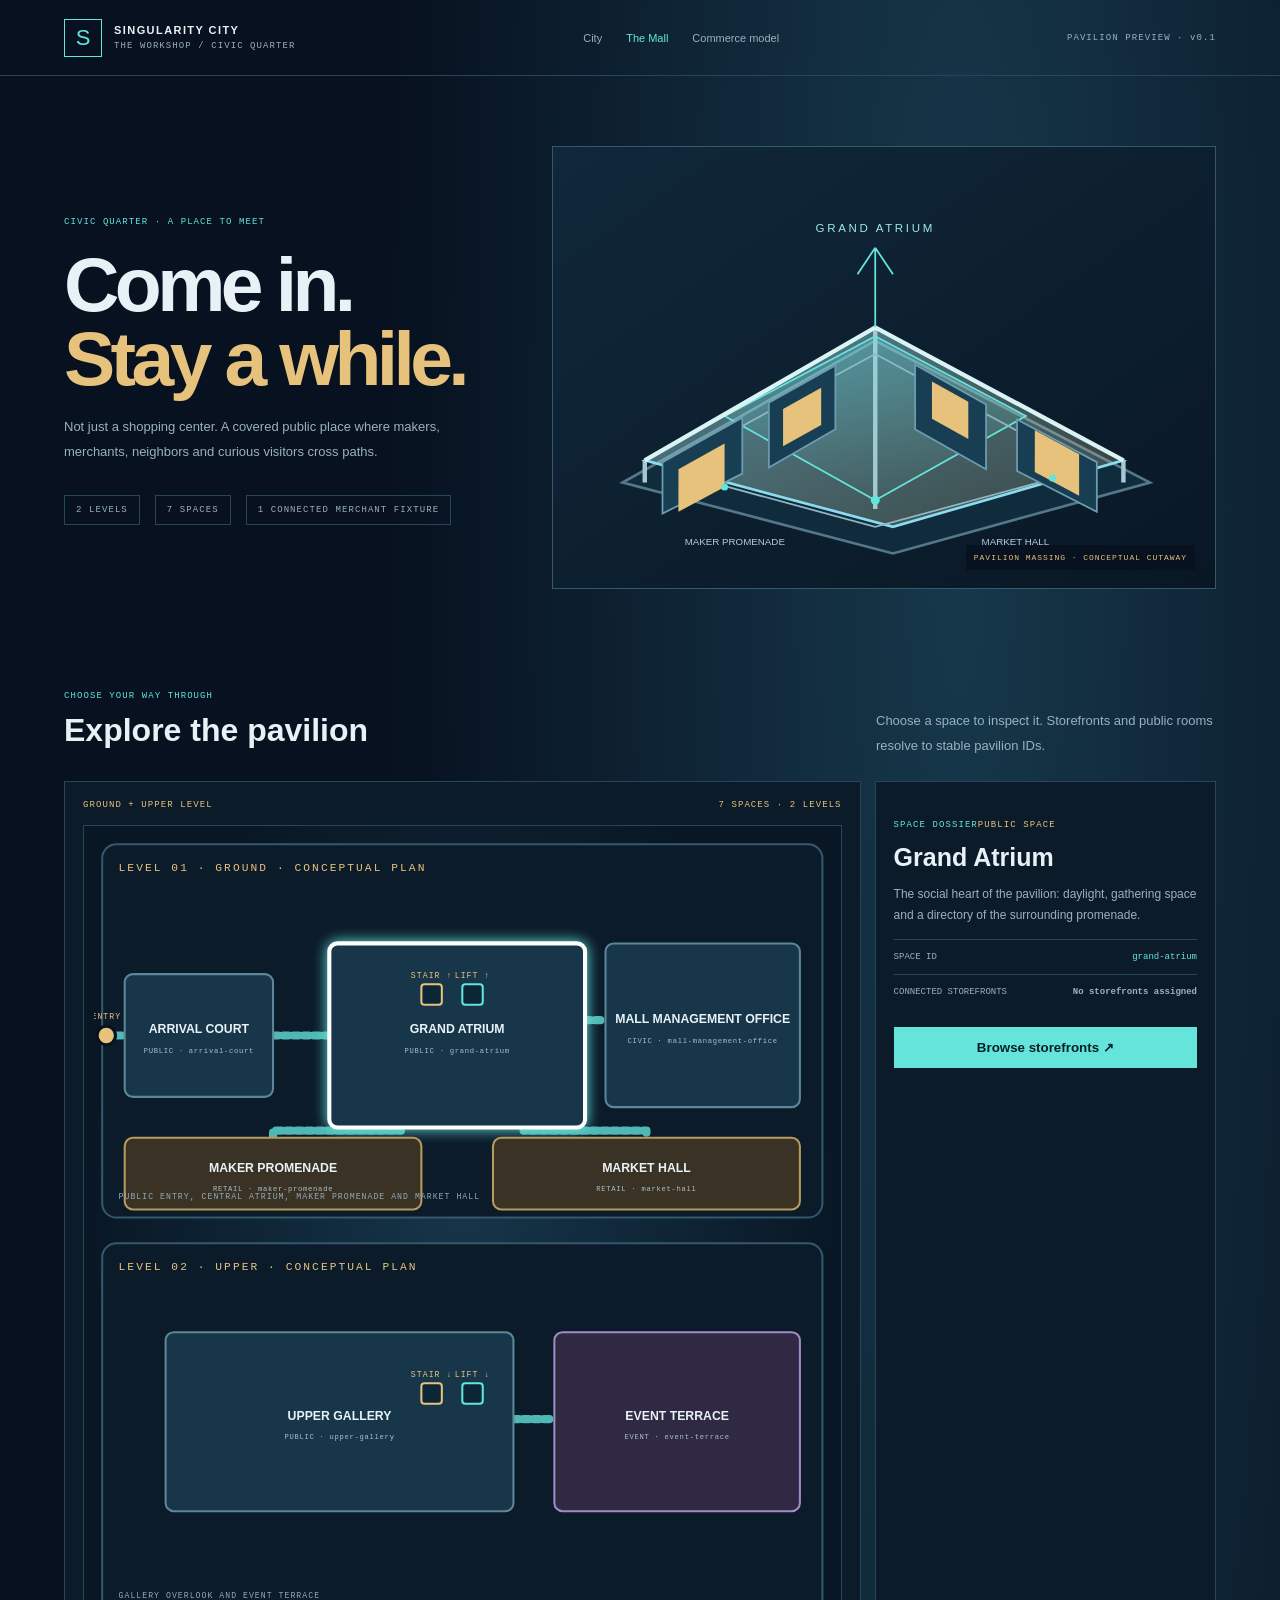
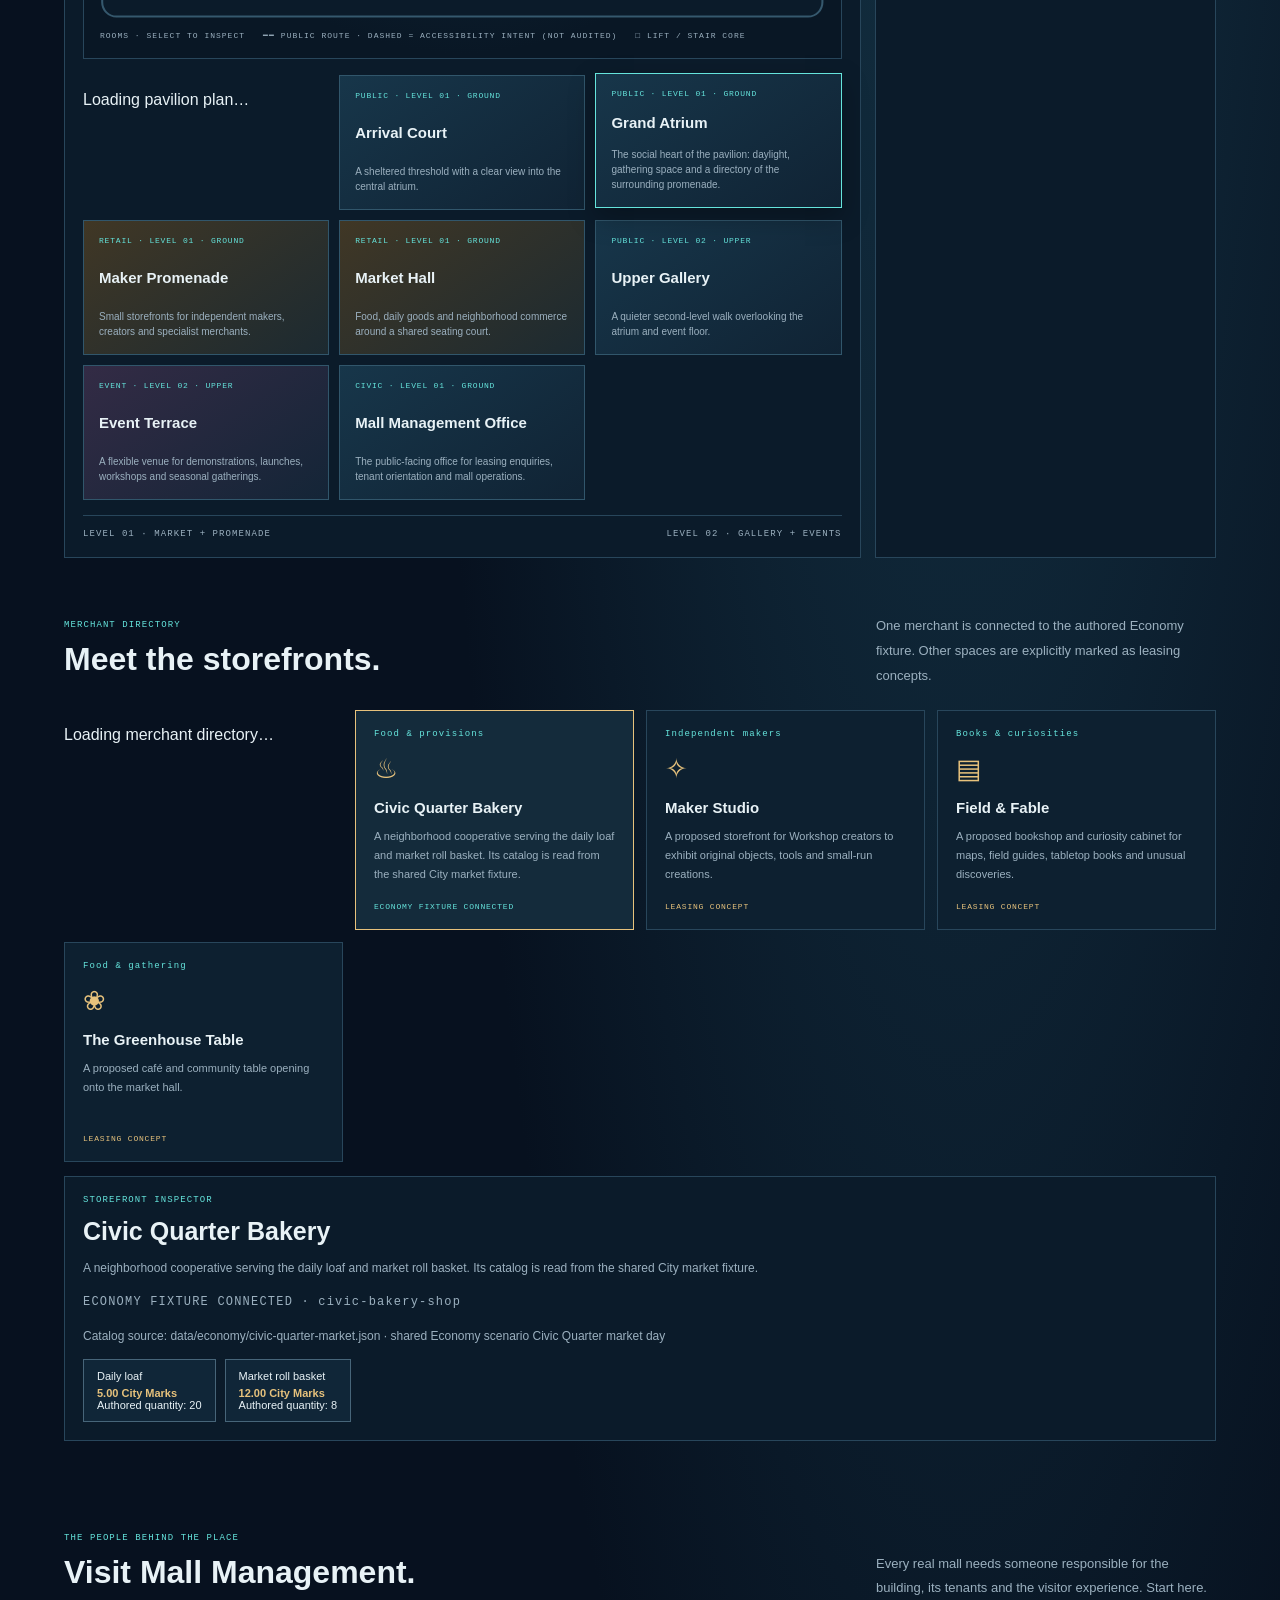
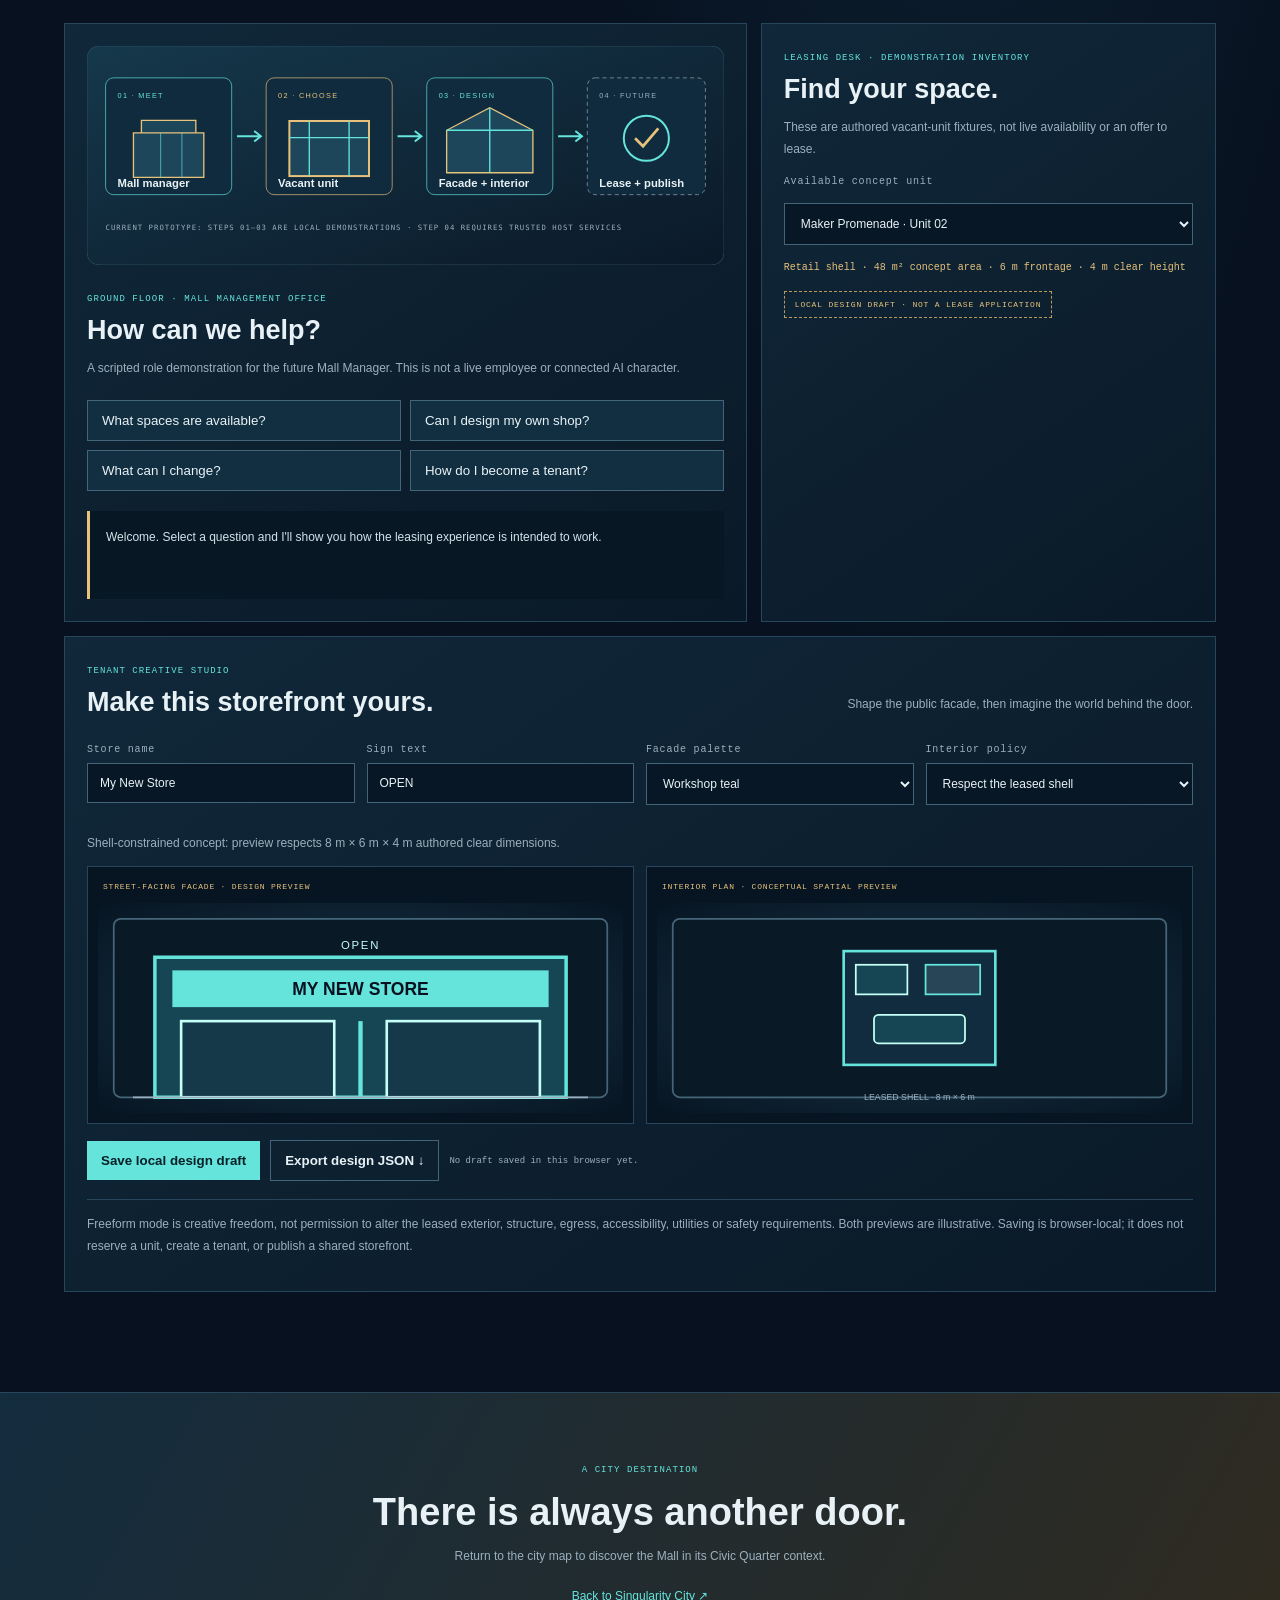
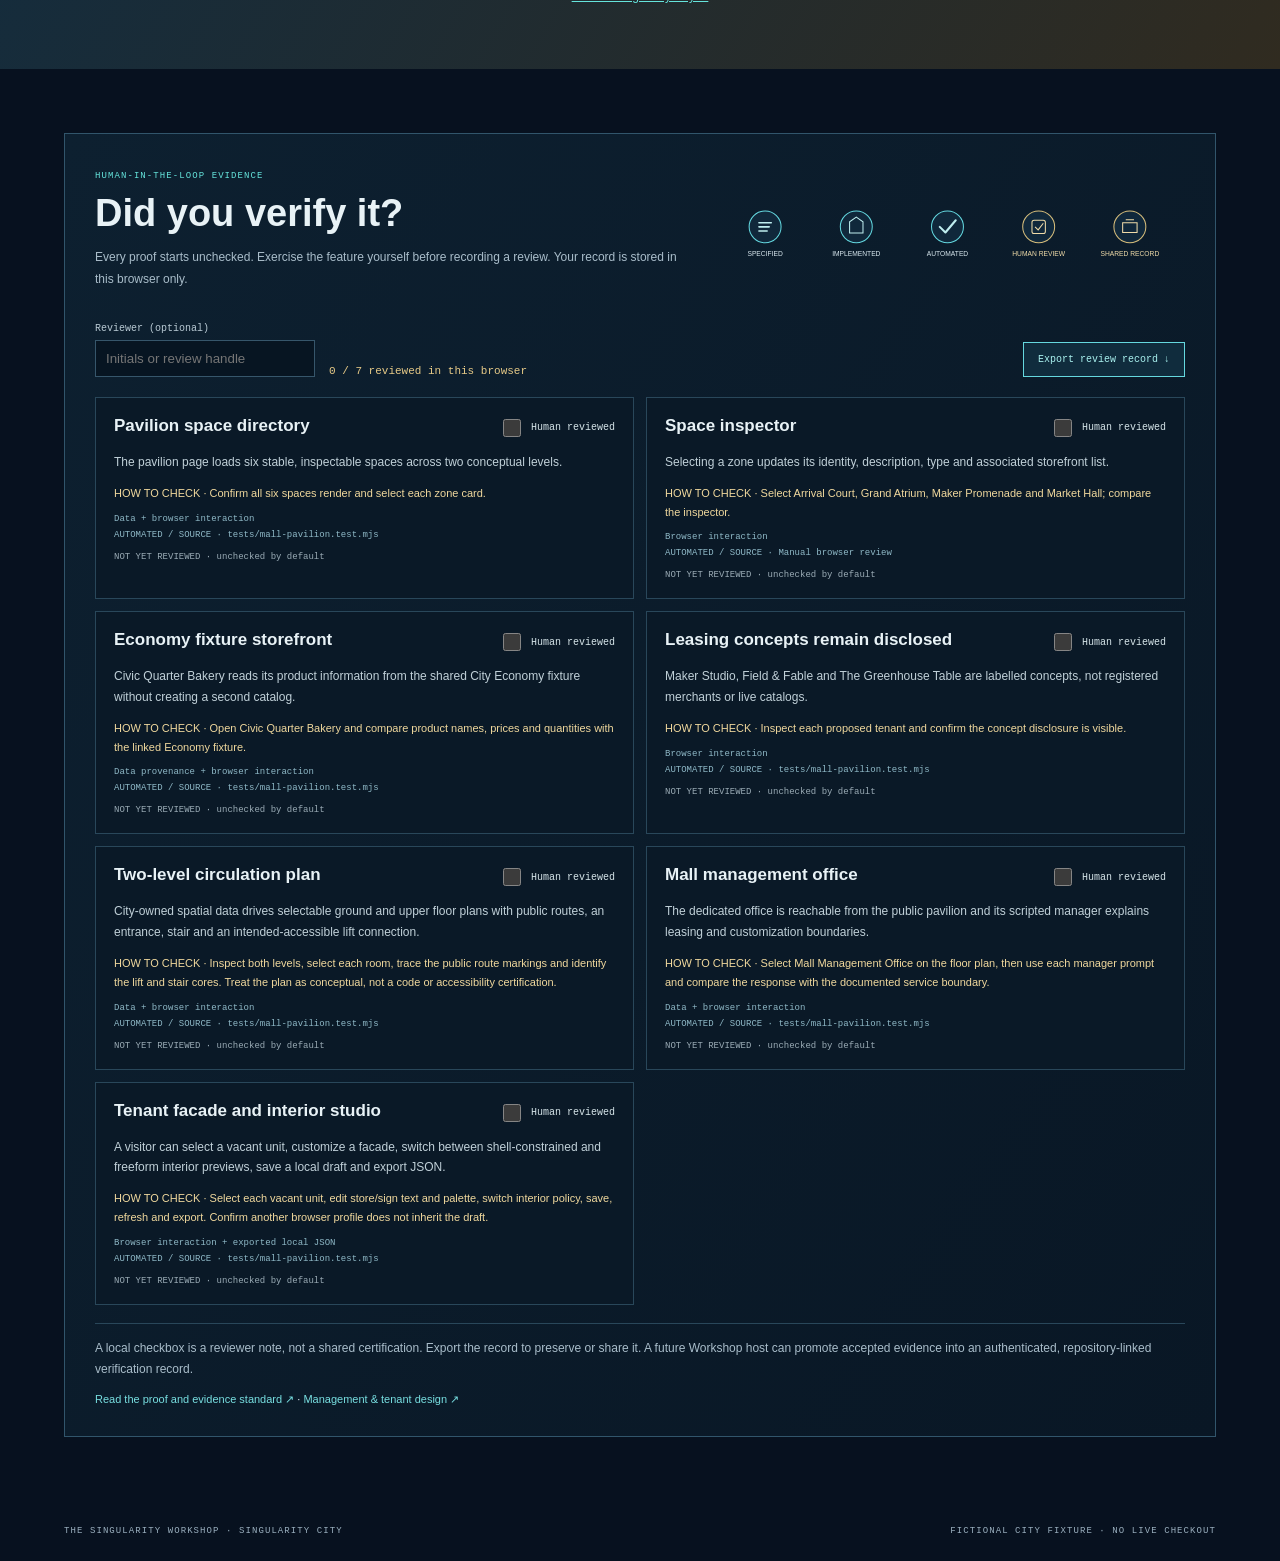
<file: mall.html>
<!doctype html>
<html lang="en">
<head>
  <meta charset="utf-8">
  <meta name="viewport" content="width=device-width, initial-scale=1">
  <meta name="theme-color" content="#07111f">
  <meta name="description" content="Walk the Singularity Mall pavilion: discover its atrium, promenade, market hall and merchant storefronts.">
  <title>Singularity Mall | Singularity City</title>
  <link rel="stylesheet" href="assets/css/mall.css">
  <link rel="stylesheet" href="assets/css/proof-review.css">
</head>
<body data-proof-page="mall">
  <header class="mall-topbar">
    <a class="mall-brand" href="index.html"><span class="mall-mark">S</span><span><b>SINGULARITY CITY</b><small>THE WORKSHOP / CIVIC QUARTER</small></span></a>
    <nav><a href="index.html">City</a><a class="active" href="mall.html">The Mall</a><a href="docs/ECONOMY_IN_SINGULARITY_CITY.md">Commerce model</a></nav>
    <span class="preview-state">PAVILION PREVIEW · v0.1</span>
  </header>
  <main>
    <section class="mall-hero">
      <div class="hero-copy"><span class="eyebrow">CIVIC QUARTER · A PLACE TO MEET</span><h1>Come in.<br><em>Stay a while.</em></h1><p>Not just a shopping center. A covered public place where makers, merchants, neighbors and curious visitors cross paths.</p><div class="hero-meta"><span>2 LEVELS</span><span>7 SPACES</span><span>1 CONNECTED MERCHANT FIXTURE</span></div></div>
      <div class="hero-art" aria-label="Illustrated architectural cutaway of the Singularity Mall pavilion">
        <svg viewBox="0 0 720 470" role="img" aria-labelledby="mall-art-title mall-art-desc">
          <title id="mall-art-title">Singularity Mall pavilion cutaway</title><desc id="mall-art-desc">A two-level glass-roofed pavilion with a central atrium, shops along the promenade and a market hall.</desc>
          <defs><linearGradient id="roof" x1="0" y1="0" x2="1" y2="1"><stop stop-color="#7de0ff" stop-opacity=".55"/><stop offset="1" stop-color="#d8c18c" stop-opacity=".18"/></linearGradient><linearGradient id="atrium" x1="0" y1="0" x2="0" y2="1"><stop stop-color="#65e4dc" stop-opacity=".24"/><stop offset="1" stop-color="#65e4dc" stop-opacity=".02"/></linearGradient></defs>
          <path d="M65 365 350 205 660 365 370 445Z" fill="#102b3b" stroke="#54778a" stroke-width="3"/>
          <path d="M90 340 350 190 630 340 370 415Z" fill="url(#roof)" stroke="#8adcf0" stroke-width="3"/>
          <path d="M350 190V395M90 340V365M630 340V365" stroke="#a6c8d2" stroke-width="5"/>
          <path d="M180 290 350 385 520 290 350 200Z" fill="url(#atrium)" stroke="#65e4dc" stroke-width="2"/>
          <path d="M110 350 350 220 590 350M110 350 350 415 590 350" fill="none" stroke="#8fb6c4" stroke-width="2"/>
          <g fill="#173e52" stroke="#6d9caf" stroke-width="2"><path d="M110 342 200 292 200 355 110 400Z"/><path d="M230 275 305 233 305 305 230 348Z"/><path d="M395 232 475 277 475 350 395 305Z"/><path d="M510 294 600 342 600 398 510 352Z"/></g>
          <g fill="#e7c27c"><path d="M128 350 180 321 180 370 128 398Z"/><path d="M246 282 289 258 289 300 246 324Z"/><path d="M414 251 455 274 455 316 414 293Z"/><path d="M530 306 580 333 580 380 530 353Z"/></g>
          <path d="M90 340 350 190 630 340" fill="none" stroke="#d9f4f4" stroke-width="5"/>
          <path d="M350 190 350 100M350 100 330 130M350 100 370 130" stroke="#65e4dc" stroke-width="2" fill="none"/>
          <text x="350" y="82" text-anchor="middle" fill="#9ce9e3" font-size="13" letter-spacing="3">GRAND ATRIUM</text>
          <text x="135" y="435" fill="#b8cbd6" font-size="11">MAKER PROMENADE</text><text x="470" y="435" fill="#b8cbd6" font-size="11">MARKET HALL</text>
          <g fill="#65e4dc"><circle cx="350" cy="385" r="5"/><circle cx="180" cy="370" r="4"/><circle cx="550" cy="360" r="4"/></g>
        </svg>
        <span class="art-caption">PAVILION MASSING · CONCEPTUAL CUTAWAY</span>
      </div>
    </section>
    <section class="pavilion-layout">
      <div class="section-title"><div><span class="eyebrow">CHOOSE YOUR WAY THROUGH</span><h2>Explore the pavilion</h2></div><p>Choose a space to inspect it. Storefronts and public rooms resolve to stable pavilion IDs.</p></div>
      <div class="pavilion-workbench">
        <div class="pavilion-plan">
          <div class="plan-head"><span>GROUND + UPPER LEVEL</span><span id="zone-count">LOADING SPACES…</span></div>
          <div class="floor-plan-wrap">
            <svg id="mall-floor-plan" viewBox="0 0 720 770" role="group" aria-labelledby="mall-floor-title" aria-describedby="mall-floor-description">
              <title>Singularity Mall floor plans</title>
              <desc>Selectable rooms, public circulation routes, a public entrance, stairs and a conceptual accessible lift connection.</desc>
            </svg>
            <div class="floor-plan-legend"><span>ROOMS · SELECT TO INSPECT</span><span>━━ PUBLIC ROUTE · DASHED = ACCESSIBILITY INTENT (NOT AUDITED)</span><span>□ LIFT / STAIR CORE</span></div>
          </div>
          <div id="zone-grid" class="zone-grid"><p>Loading pavilion plan…</p></div>
          <div class="level-strip"><span>LEVEL 01 · MARKET + PROMENADE</span><span>LEVEL 02 · GALLERY + EVENTS</span></div>
        </div>
        <aside class="zone-inspector"><span class="eyebrow">SPACE DOSSIER</span><span id="zone-kind" class="zone-kind">PUBLIC SPACE</span><h3 id="zone-name">Grand Atrium</h3><p id="zone-description">The social heart of the pavilion.</p><div class="zone-facts"><span>SPACE ID</span><code id="zone-id">grand-atrium</code></div><div class="zone-facts"><span>CONNECTED STOREFRONTS</span><strong id="zone-shops">—</strong></div><button id="show-shops" class="inspect-button" type="button">Browse storefronts ↗</button></aside>
      </div>
    </section>
    <section class="storefront-section">
      <div class="section-title"><div><span class="eyebrow">MERCHANT DIRECTORY</span><h2>Meet the storefronts.</h2></div><p>One merchant is connected to the authored Economy fixture. Other spaces are explicitly marked as leasing concepts.</p></div>
      <div id="storefronts" class="storefront-grid"><p>Loading merchant directory…</p></div>
      <aside id="merchant-inspector" class="merchant-inspector" aria-live="polite"><span class="eyebrow">STOREFRONT INSPECTOR</span><h3>Select a merchant</h3><p>Inspect a storefront to see its status and catalog provenance.</p></aside>
    </section>

    <section class="management-section" id="mall-management">
      <div class="section-title"><div><span class="eyebrow">THE PEOPLE BEHIND THE PLACE</span><h2>Visit Mall Management.</h2></div><p>Every real mall needs someone responsible for the building, its tenants and the visitor experience. Start here.</p></div>
      <div class="management-layout">
        <article class="management-office">
          <img src="assets/images/mall-management-and-tenancy.svg" alt="Diagram showing the path from meeting the mall manager to choosing and designing a vacant shop." class="management-art">
          <span class="eyebrow">GROUND FLOOR · MALL MANAGEMENT OFFICE</span><h3>How can we help?</h3>
          <p class="manager-disclosure">A scripted role demonstration for the future Mall Manager. This is not a live employee or connected AI character.</p>
          <div class="manager-prompts" id="manager-prompts">
            <button type="button" data-manager-question="vacancies">What spaces are available?</button>
            <button type="button" data-manager-question="customize">Can I design my own shop?</button>
            <button type="button" data-manager-question="rules">What can I change?</button>
            <button type="button" data-manager-question="lease">How do I become a tenant?</button>
          </div>
          <div class="manager-response" id="manager-response" aria-live="polite">Welcome. Select a question and I'll show you how the leasing experience is intended to work.</div>
        </article>
        <aside class="leasing-desk"><span class="eyebrow">LEASING DESK · DEMONSTRATION INVENTORY</span><h3>Find your space.</h3>
          <p>These are authored vacant-unit fixtures, not live availability or an offer to lease.</p>
          <label for="leasing-unit">Available concept unit</label><select id="leasing-unit"></select>
          <div class="unit-facts" id="leasing-unit-facts"></div><span class="local-only-label">LOCAL DESIGN DRAFT · NOT A LEASE APPLICATION</span>
        </aside>
      </div>
      <div class="tenant-studio">
        <div class="studio-heading"><div><span class="eyebrow">TENANT CREATIVE STUDIO</span><h3>Make this storefront yours.</h3></div><p>Shape the public facade, then imagine the world behind the door.</p></div>
        <div class="studio-controls">
          <label>Store name<input id="tenant-store-name" maxlength="48" value="My New Store"></label>
          <label>Sign text<input id="tenant-sign-text" maxlength="32" value="OPEN"></label>
          <label>Facade palette<select id="tenant-palette"><option value="teal">Workshop teal</option><option value="amber">Warm brass</option><option value="forest">Forest green</option><option value="violet">Gallery violet</option></select></label>
          <label>Interior policy<select id="tenant-fitout"><option value="shell-constrained">Respect the leased shell</option><option value="freeform-interior">Freeform interior</option></select></label>
        </div>
        <p id="tenant-fitout-note" class="fitout-note"></p>
        <div class="tenant-previews">
          <figure><figcaption>STREET-FACING FACADE · DESIGN PREVIEW</figcaption><svg id="tenant-facade-preview" viewBox="0 0 600 240" role="img" aria-label="Live storefront facade design preview"></svg></figure>
          <figure><figcaption>INTERIOR PLAN · CONCEPTUAL SPATIAL PREVIEW</figcaption><svg id="tenant-interior-preview" viewBox="0 0 600 240" role="img" aria-label="Live interior layout preview"></svg></figure>
        </div>
        <div class="studio-actions"><button id="save-tenant-draft" type="button">Save local design draft</button><button id="export-tenant-draft" type="button" class="secondary">Export design JSON ↓</button><span id="tenant-draft-status" aria-live="polite">No draft saved in this browser yet.</span></div>
        <p class="studio-boundary">Freeform mode is creative freedom, not permission to alter the leased exterior, structure, egress, accessibility, utilities or safety requirements. Both previews are illustrative. Saving is browser-local; it does not reserve a unit, create a tenant, or publish a shared storefront.</p>
      </div>
    </section>
    <section class="mall-footer-cta"><span class="eyebrow">A CITY DESTINATION</span><h2>There is always another door.</h2><p>Return to the city map to discover the Mall in its Civic Quarter context.</p><a href="index.html#districts">Back to Singularity City ↗</a></section>
  </main>
    <section class="proof-review-section" aria-label="Human proof review">
      <div id="proof-review" data-proof-review="mall"></div>
      <p class="proof-review-doc-link"><a href="docs/PROOF_REVIEW_AND_VERIFICATION.md">Read the proof and evidence standard ↗</a> · <a href="docs/MALL_MANAGEMENT_AND_TENANT_DESIGN.md">Management & tenant design ↗</a></p>
    </section>

  <footer><span>THE SINGULARITY WORKSHOP · SINGULARITY CITY</span><span>FICTIONAL CITY FIXTURE · NO LIVE CHECKOUT</span></footer>
  <script type="module" src="assets/js/mall.mjs"></script>
  <script type="module" src="assets/js/proof-review.mjs"></script>
</body>
</html>
</file>
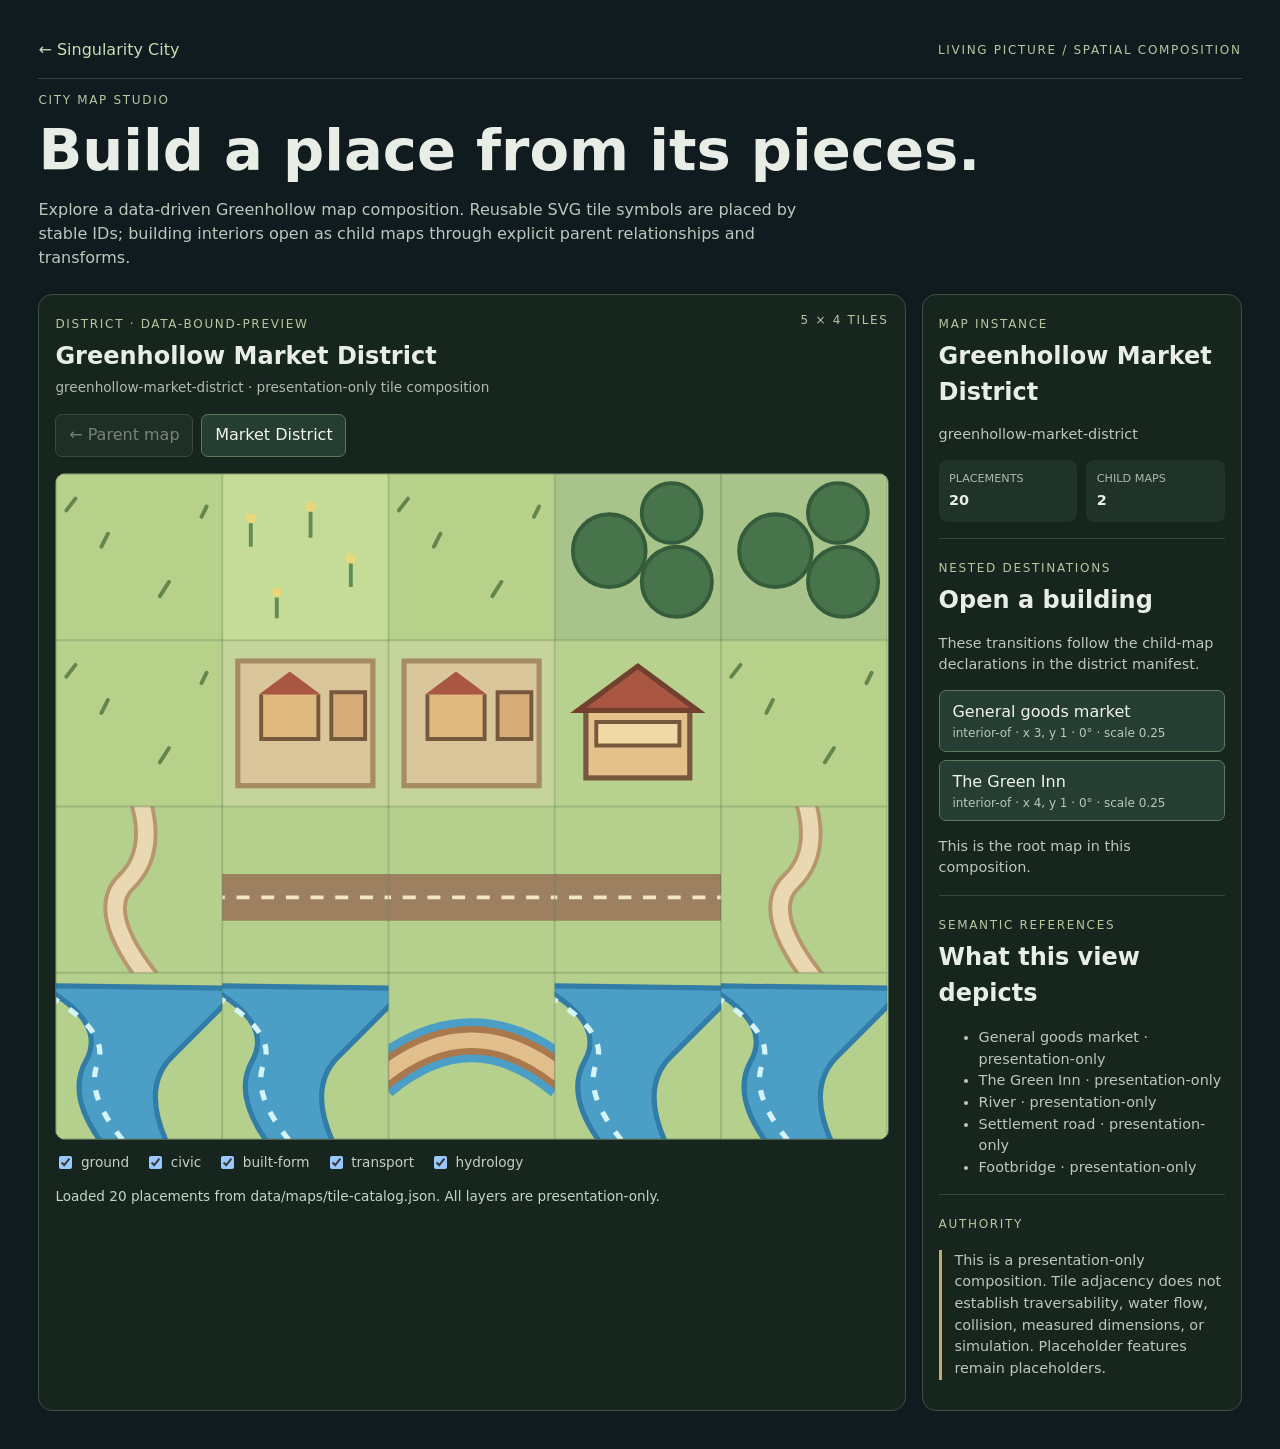
<file: maps.html>
<!doctype html>
<html lang="en">
<head>
  <meta charset="utf-8">
  <meta name="viewport" content="width=device-width, initial-scale=1">
  <meta name="theme-color" content="#101b20">
  <meta name="description" content="Explore Greenhollow map compositions and nested building interiors.">
  <title>Map Studio | Singularity City</title>
  <style>
    :root{color-scheme:dark;font:16px/1.5 system-ui,sans-serif;background:#101b20;color:#e8eee6}*{box-sizing:border-box}body{max-width:1440px;margin:0 auto;padding:clamp(1rem,3vw,2.5rem)}a{color:#c5dfb3}header{display:flex;justify-content:space-between;align-items:center;gap:1rem;flex-wrap:wrap;border-bottom:1px solid #34483e;padding-bottom:1rem}header a{text-decoration:none}.eyebrow{font-size:.75rem;letter-spacing:.14em;color:#b5c79f;text-transform:uppercase}h1{font-size:clamp(2rem,5vw,3.6rem);line-height:1.05;margin:.35rem 0}h2{margin:.2rem 0}.intro{max-width:760px;color:#bac8bd}.layout{display:grid;grid-template-columns:minmax(0,1fr) 320px;gap:1rem;margin-top:1.5rem}.map-panel,.side-panel{border:1px solid #3c5145;border-radius:14px;background:#17251f;padding:1rem}.map-head{display:flex;justify-content:space-between;gap:1rem;align-items:start}.map-head p{margin:.2rem 0;color:#aebdaf;font-size:.85rem}.map-frame{margin-top:1rem;border-radius:10px;overflow:hidden;background:#d9e1c7;border:1px solid #53634c}.map-frame svg{display:block;width:100%;height:auto;min-height:300px}.controls{display:flex;gap:.5rem;flex-wrap:wrap;margin:.8rem 0}.controls button,.child-link{background:#263d31;border:1px solid #5d795e;border-radius:7px;color:#f0f4e9;padding:.55rem .8rem;cursor:pointer;font:inherit}.controls button:disabled{opacity:.45;cursor:default}.layers{display:flex;flex-wrap:wrap;gap:.5rem 1rem;margin-top:.75rem;color:#c5d0c5;font-size:.85rem}.layers label{display:flex;align-items:center;gap:.35rem}.side-panel section+section{border-top:1px solid #35483d;margin-top:1rem;padding-top:1rem}.side-panel p,.side-panel li{color:#bac8bd;font-size:.9rem}.child-list{display:grid;gap:.5rem;margin-top:.7rem}.child-link{text-align:left}.child-link small{display:block;color:#b9c8b8;font-size:.75rem}.facts{display:grid;grid-template-columns:1fr 1fr;gap:.6rem}.fact{background:#203329;padding:.65rem;border-radius:8px}.fact small{display:block;color:#a8bba9;font-size:.7rem;text-transform:uppercase}.fact strong{font-size:.9rem;overflow-wrap:anywhere}.notice{border-left:3px solid #c3a86f;padding-left:.8rem;color:#d8c9a4;font-size:.85rem}.status{color:#c4d7c2;font-size:.85rem;min-height:1.3em}@media(max-width:900px){.layout{grid-template-columns:1fr}.side-panel{display:grid;grid-template-columns:1fr 1fr;gap:1rem}.side-panel section+section{border-top:0;border-left:1px solid #35483d;margin:0;padding:0 0 0 1rem}}@media(max-width:560px){.side-panel{display:block}.side-panel section+section{border-left:0;border-top:1px solid #35483d;margin-top:1rem;padding:1rem 0 0}}
  </style>
</head>
<body>
  <header><a href="index.html">← Singularity City</a><span class="eyebrow">Living picture / spatial composition</span></header>
  <main>
    <p class="eyebrow">CITY MAP STUDIO</p>
    <h1>Build a place from its pieces.</h1>
    <p class="intro">Explore a data-driven Greenhollow map composition. Reusable SVG tile symbols are placed by stable IDs; building interiors open as child maps through explicit parent relationships and transforms.</p>
    <div class="layout">
      <section class="map-panel" aria-labelledby="map-title">
        <div class="map-head"><div><span class="eyebrow" id="map-kind">Loading map…</span><h2 id="map-title">Greenhollow</h2><p id="map-subtitle">Reading map instance data…</p></div><span class="eyebrow" id="map-size">—</span></div>
        <div class="controls"><button type="button" id="back-button" disabled>← Parent map</button><button type="button" id="district-button">Market District</button></div>
        <div class="map-frame"><svg id="map-view" viewBox="0 0 5 4" role="img" aria-label="Data-driven Greenhollow map composition"></svg></div>
        <div class="layers" id="layer-controls" aria-label="Toggle map layers"></div>
        <p class="status" id="map-status" role="status" aria-live="polite">Loading map catalog and instances…</p>
      </section>
      <aside class="side-panel">
        <section><span class="eyebrow">MAP INSTANCE</span><h2 id="instance-name">—</h2><p id="instance-id">—</p><div class="facts"><div class="fact"><small>Placements</small><strong id="placement-count">—</strong></div><div class="fact"><small>Child maps</small><strong id="child-count">—</strong></div></div></section>
        <section><span class="eyebrow">NESTED DESTINATIONS</span><h2>Open a building</h2><p>These transitions follow the child-map declarations in the district manifest.</p><div class="child-list" id="child-list"><p>No child maps declared.</p></div><p id="parent-transform"></p></section>
        <section><span class="eyebrow">SEMANTIC REFERENCES</span><h2>What this view depicts</h2><ul id="feature-list"></ul></section>
        <section><span class="eyebrow">AUTHORITY</span><p class="notice">This is a presentation-only composition. Tile adjacency does not establish traversability, water flow, collision, measured dimensions, or simulation. Placeholder features remain placeholders.</p></section>
      </aside>
    </div>
  </main>
  <script type="module" src="assets/js/map-composition-viewer.mjs"></script>
</body>
</html>
</file>
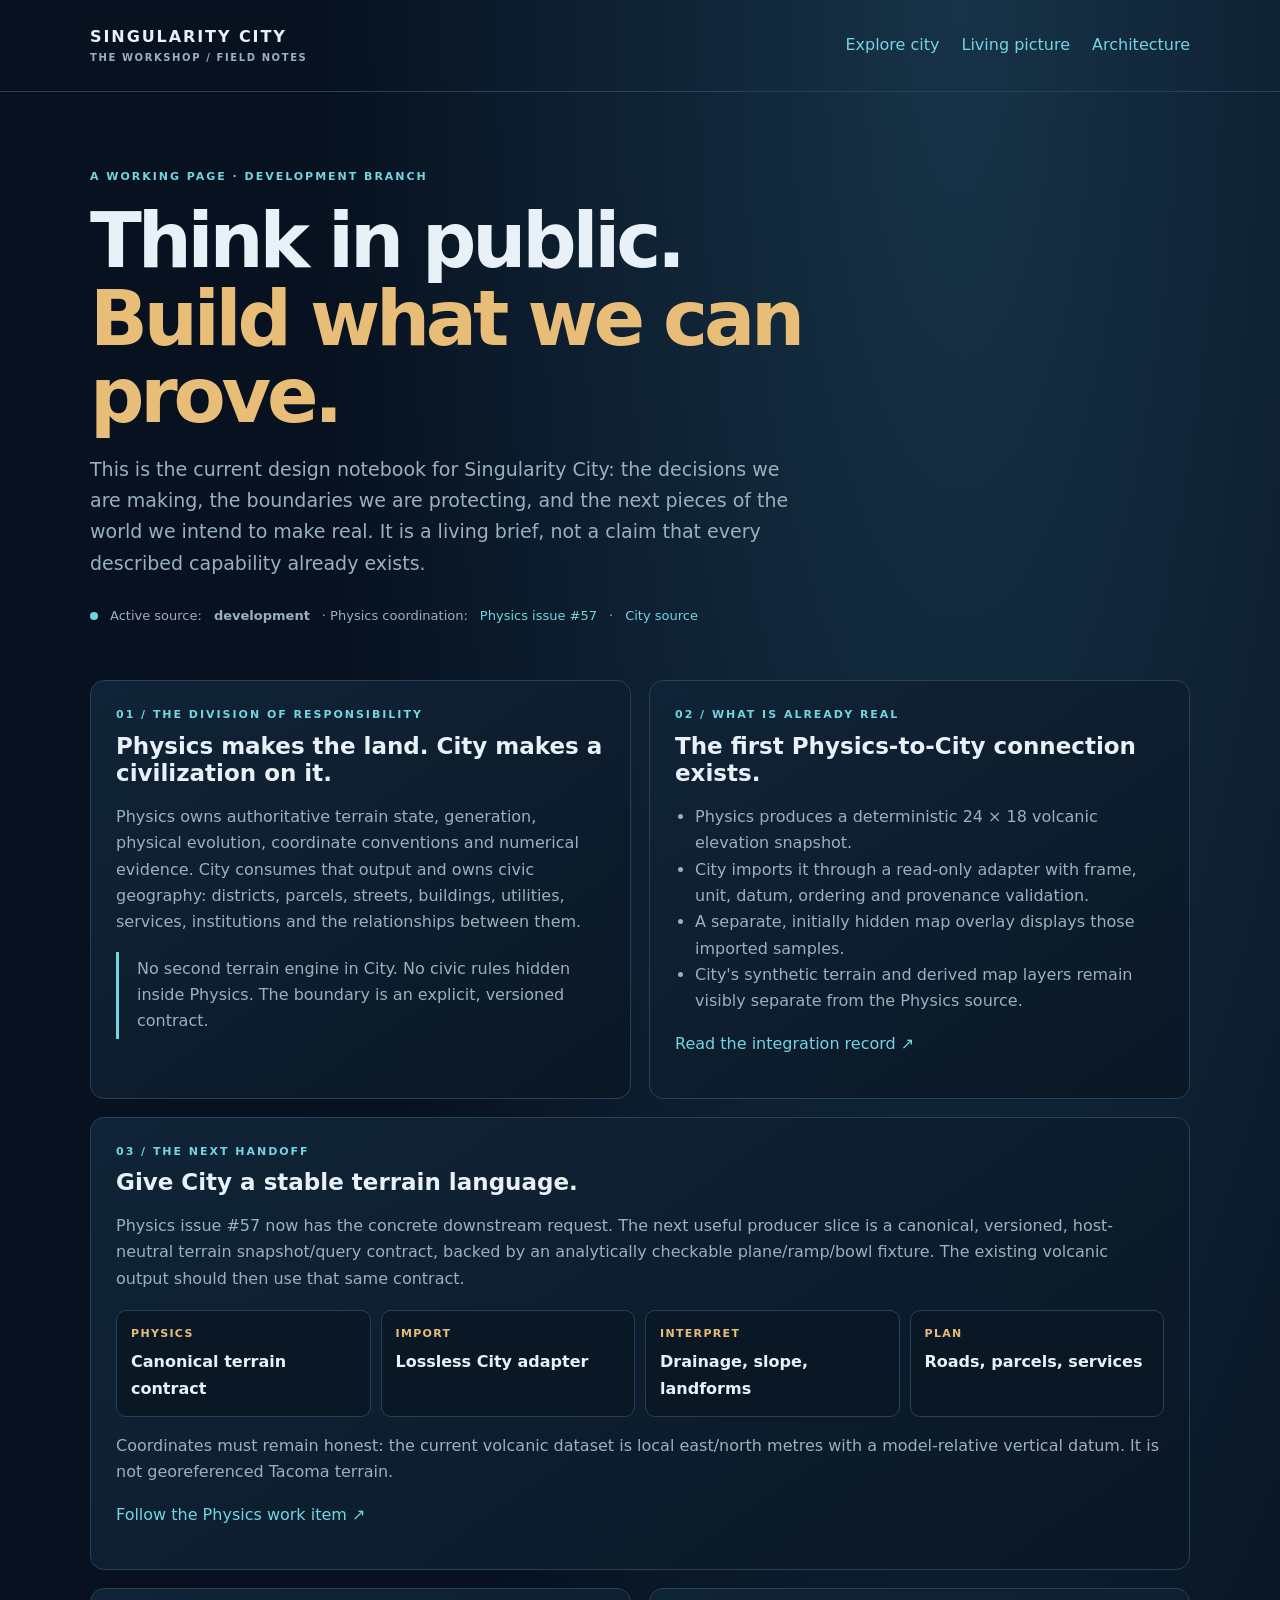
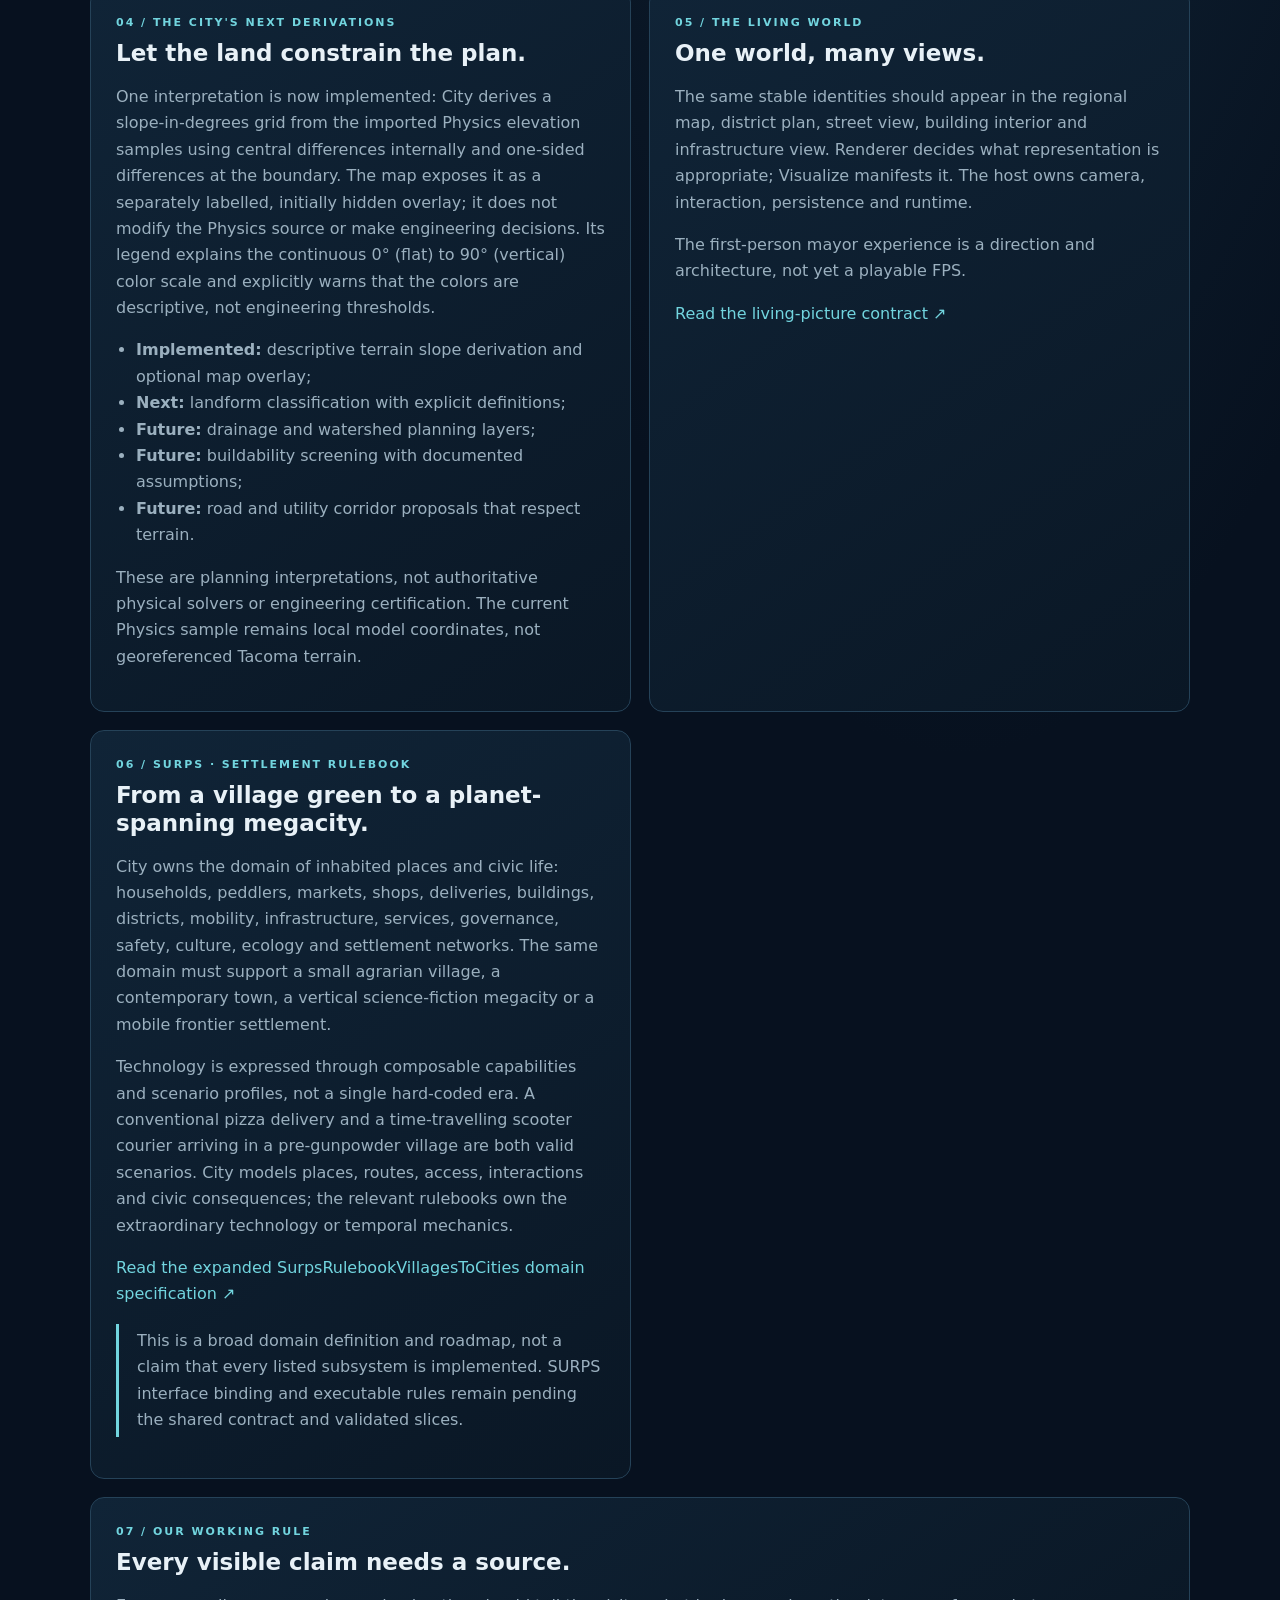
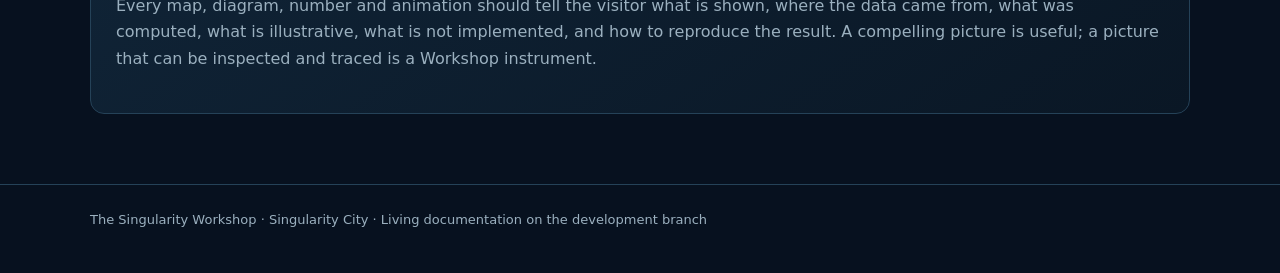
<file: thinking.html>
<!doctype html>
<html lang="en">
<head>
  <meta charset="utf-8">
  <meta name="viewport" content="width=device-width, initial-scale=1">
  <meta name="theme-color" content="#07111f">
  <meta name="description" content="Working thoughts, decisions and next steps for Singularity City.">
  <title>Field Notes | Singularity City</title>
  <style>
    :root{color-scheme:dark;--bg:#07111f;--panel:#0d1c2b;--line:#254258;--ink:#e8f1f7;--muted:#9bb0bf;--cyan:#72d5df;--gold:#e7bd78}
    *{box-sizing:border-box}body{margin:0;background:radial-gradient(ellipse at 75% 0%,#173348 0,transparent 48%),var(--bg);color:var(--ink);font:16px/1.65 system-ui,-apple-system,Segoe UI,sans-serif}
    a{color:var(--cyan);text-decoration:none}a:hover{text-decoration:underline}.shell{width:min(1100px,calc(100% - 40px));margin:auto}
    header{padding:24px 0;border-bottom:1px solid var(--line)}nav{display:flex;gap:22px;flex-wrap:wrap;align-items:center}.brand{margin-right:auto;color:var(--ink);font-weight:800;letter-spacing:.12em}.brand small{display:block;color:var(--muted);font-size:10px;letter-spacing:.16em}
    .eyebrow{color:var(--cyan);font-size:11px;font-weight:800;letter-spacing:.18em;text-transform:uppercase}
    .hero{padding:76px 0 54px;max-width:850px}.hero h1{font-size:clamp(42px,7vw,76px);line-height:1.02;letter-spacing:-.055em;margin:16px 0}.hero h1 em{color:var(--gold);font-style:normal}.hero p{font-size:19px;color:var(--muted);max-width:720px}
    .statusline{display:flex;gap:12px;align-items:center;flex-wrap:wrap;margin-top:26px;color:var(--muted);font-size:13px}.dot{width:8px;height:8px;border-radius:50%;background:var(--cyan);display:inline-block}
    main{padding-bottom:70px}.grid{display:grid;grid-template-columns:repeat(2,minmax(0,1fr));gap:18px}.card{background:linear-gradient(145deg,#102437,#0a1725);border:1px solid var(--line);border-radius:14px;padding:25px}.card h2{font-size:23px;line-height:1.2;margin:8px 0 12px}.card p,.card li{color:var(--muted)}.card ul{padding-left:20px}.wide{grid-column:1/-1}
    .sequence{display:grid;grid-template-columns:repeat(4,1fr);gap:10px;margin-top:18px}.step{border:1px solid var(--line);border-radius:10px;padding:14px;background:#0a1826}.step b{display:block;color:var(--gold);font-size:11px;letter-spacing:.12em}.step span{display:block;margin-top:6px;font-weight:700}
    .callout{border-left:3px solid var(--cyan);padding:4px 0 4px 18px;color:var(--muted)}footer{border-top:1px solid var(--line);padding:24px 0 42px;color:var(--muted);font-size:13px}
    @media(max-width:700px){.grid{grid-template-columns:1fr}.wide{grid-column:auto}.sequence{grid-template-columns:repeat(2,1fr)}.hero{padding-top:52px}nav{gap:14px}.brand{width:100%}}
  </style>
</head>
<body>
  <header><div class="shell"><nav><a class="brand" href="index.html">SINGULARITY CITY<small>THE WORKSHOP / FIELD NOTES</small></a><a href="index.html">Explore city</a><a href="docs/LIVING_PICTURE.md">Living picture</a><a href="docs/ARCHITECTURE.md">Architecture</a></nav></div></header>
  <main class="shell">
    <section class="hero">
      <div class="eyebrow">A WORKING PAGE · DEVELOPMENT BRANCH</div>
      <h1>Think in public.<br><em>Build what we can prove.</em></h1>
      <p>This is the current design notebook for Singularity City: the decisions we are making, the boundaries we are protecting, and the next pieces of the world we intend to make real. It is a living brief, not a claim that every described capability already exists.</p>
      <div class="statusline"><span class="dot"></span> Active source: <strong>development</strong> · Physics coordination: <a href="https://github.com/TrentBest/TheSingularityWorkshop.Physics/issues/57">Physics issue #57</a> · <a href="https://github.com/TrentBest/TheSingularityWorkshop.SingularityCity">City source</a></div>
    </section>
    <section class="grid">
      <article class="card">
        <div class="eyebrow">01 / THE DIVISION OF RESPONSIBILITY</div>
        <h2>Physics makes the land. City makes a civilization on it.</h2>
        <p>Physics owns authoritative terrain state, generation, physical evolution, coordinate conventions and numerical evidence. City consumes that output and owns civic geography: districts, parcels, streets, buildings, utilities, services, institutions and the relationships between them.</p>
        <p class="callout">No second terrain engine in City. No civic rules hidden inside Physics. The boundary is an explicit, versioned contract.</p>
      </article>
      <article class="card">
        <div class="eyebrow">02 / WHAT IS ALREADY REAL</div>
        <h2>The first Physics-to-City connection exists.</h2>
        <ul>
          <li>Physics produces a deterministic 24 × 18 volcanic elevation snapshot.</li>
          <li>City imports it through a read-only adapter with frame, unit, datum, ordering and provenance validation.</li>
          <li>A separate, initially hidden map overlay displays those imported samples.</li>
          <li>City's synthetic terrain and derived map layers remain visibly separate from the Physics source.</li>
        </ul>
        <p><a href="docs/PHYSICS_TERRAIN_AND_WORLDBUILDING.md">Read the integration record ↗</a></p>
      </article>
      <article class="card wide">
        <div class="eyebrow">03 / THE NEXT HANDOFF</div>
        <h2>Give City a stable terrain language.</h2>
        <p>Physics issue #57 now has the concrete downstream request. The next useful producer slice is a canonical, versioned, host-neutral terrain snapshot/query contract, backed by an analytically checkable plane/ramp/bowl fixture. The existing volcanic output should then use that same contract.</p>
        <div class="sequence">
          <div class="step"><b>PHYSICS</b><span>Canonical terrain contract</span></div>
          <div class="step"><b>IMPORT</b><span>Lossless City adapter</span></div>
          <div class="step"><b>INTERPRET</b><span>Drainage, slope, landforms</span></div>
          <div class="step"><b>PLAN</b><span>Roads, parcels, services</span></div>
        </div>
        <p>Coordinates must remain honest: the current volcanic dataset is local east/north metres with a model-relative vertical datum. It is not georeferenced Tacoma terrain.</p>
        <p><a href="https://github.com/TrentBest/TheSingularityWorkshop.Physics/issues/57">Follow the Physics work item ↗</a></p>
      </article>
      <article class="card">
        <div class="eyebrow">04 / THE CITY'S NEXT DERIVATIONS</div>
        <h2>Let the land constrain the plan.</h2>
        <p>One interpretation is now implemented: City derives a slope-in-degrees grid from the imported Physics elevation samples using central differences internally and one-sided differences at the boundary. The map exposes it as a separately labelled, initially hidden overlay; it does not modify the Physics source or make engineering decisions. Its legend explains the continuous 0° (flat) to 90° (vertical) color scale and explicitly warns that the colors are descriptive, not engineering thresholds.</p>
        <ul><li><strong>Implemented:</strong> descriptive terrain slope derivation and optional map overlay;</li><li><strong>Next:</strong> landform classification with explicit definitions;</li><li><strong>Future:</strong> drainage and watershed planning layers;</li><li><strong>Future:</strong> buildability screening with documented assumptions;</li><li><strong>Future:</strong> road and utility corridor proposals that respect terrain.</li></ul>
        <p>These are planning interpretations, not authoritative physical solvers or engineering certification. The current Physics sample remains local model coordinates, not georeferenced Tacoma terrain.</p>
      </article>
      <article class="card">
        <div class="eyebrow">05 / THE LIVING WORLD</div>
        <h2>One world, many views.</h2>
        <p>The same stable identities should appear in the regional map, district plan, street view, building interior and infrastructure view. Renderer decides what representation is appropriate; Visualize manifests it. The host owns camera, interaction, persistence and runtime.</p>
        <p>The first-person mayor experience is a direction and architecture, not yet a playable FPS.</p>
        <p><a href="docs/LIVING_PICTURE.md">Read the living-picture contract ↗</a></p>
      </article>
      <article class="card">
        <div class="eyebrow">06 / SURPS · SETTLEMENT RULEBOOK</div>
        <h2>From a village green to a planet-spanning megacity.</h2>
        <p>City owns the domain of inhabited places and civic life: households, peddlers, markets, shops, deliveries, buildings, districts, mobility, infrastructure, services, governance, safety, culture, ecology and settlement networks. The same domain must support a small agrarian village, a contemporary town, a vertical science-fiction megacity or a mobile frontier settlement.</p>
        <p>Technology is expressed through composable capabilities and scenario profiles, not a single hard-coded era. A conventional pizza delivery and a time-travelling scooter courier arriving in a pre-gunpowder village are both valid scenarios. City models places, routes, access, interactions and civic consequences; the relevant rulebooks own the extraordinary technology or temporal mechanics.</p>
        <p><a href="docs/rulebooks/SurpsRulebookVillagesToCities.md">Read the expanded SurpsRulebookVillagesToCities domain specification ↗</a></p>
        <p class="callout">This is a broad domain definition and roadmap, not a claim that every listed subsystem is implemented. SURPS interface binding and executable rules remain pending the shared contract and validated slices.</p>
      </article>
      <article class="card wide">
        <div class="eyebrow">07 / OUR WORKING RULE</div>
        <h2>Every visible claim needs a source.</h2>
        <p>Every map, diagram, number and animation should tell the visitor what is shown, where the data came from, what was computed, what is illustrative, what is not implemented, and how to reproduce the result. A compelling picture is useful; a picture that can be inspected and traced is a Workshop instrument.</p>
      </article>
    </section>
  </main>
  <footer><div class="shell">The Singularity Workshop · Singularity City · Living documentation on the development branch</div></footer>
</body>
</html>
</file>
<file: assets/css/mall.css>
:root{color-scheme:dark;--bg:#07111f;--panel:#0d2030;--line:#28465b;--text:#e8f2f6;--muted:#9bb0bf;--cyan:#65e4dc;--gold:#e7c27c}*{box-sizing:border-box}body{margin:0;background:radial-gradient(ellipse at 75% 8%,#16384b 0,transparent 42%),var(--bg);color:var(--text);font-family:Inter,Segoe UI,sans-serif}.mall-topbar{height:76px;display:flex;align-items:center;justify-content:space-between;padding:0 clamp(18px,5vw,72px);border-bottom:1px solid var(--line);gap:24px}.mall-brand{display:flex;align-items:center;gap:12px;color:var(--text);text-decoration:none}.mall-mark{width:38px;height:38px;display:grid;place-items:center;border:1px solid var(--cyan);color:var(--cyan);font-size:22px}.mall-brand b,.mall-brand small{display:block}.mall-brand b{font-size:11px;letter-spacing:.13em}.mall-brand small,.preview-state,.eyebrow,.hero-meta,.plan-head,.level-strip,footer{font:9px 'DM Mono',monospace;letter-spacing:.12em;color:var(--muted)}.mall-brand small{margin-top:5px}.mall-topbar nav{display:flex;gap:24px}.mall-topbar nav a{font-size:11px;color:var(--muted);text-decoration:none}.mall-topbar nav a.active,.mall-topbar nav a:hover{color:var(--cyan)}.mall-hero{max-width:1400px;margin:auto;padding:70px clamp(20px,5vw,72px) 40px;display:grid;grid-template-columns:.8fr 1.2fr;gap:45px;align-items:center}.eyebrow{color:var(--cyan)}.hero-copy h1{font-size:clamp(48px,6vw,82px);line-height:.96;letter-spacing:-.06em;margin:20px 0}.hero-copy h1 em{color:var(--gold);font-style:normal}.hero-copy>p,.section-title>p{color:var(--muted);font-size:13px;line-height:1.9;max-width:460px}.hero-meta{display:flex;flex-wrap:wrap;gap:15px;margin-top:30px}.hero-meta span{padding:9px 11px;border:1px solid var(--line)}.hero-art{position:relative;border:1px solid #35586d;background:linear-gradient(145deg,#10283a,#091725);padding:12px}.hero-art svg{display:block;width:100%;height:auto}.art-caption{position:absolute;bottom:18px;right:20px;background:#07111fe8;padding:8px;color:var(--gold);font:8px 'DM Mono',monospace;letter-spacing:.12em}.pavilion-layout,.storefront-section{max-width:1400px;margin:55px auto;padding:0 clamp(20px,5vw,72px)}.section-title{display:flex;justify-content:space-between;align-items:end;margin-bottom:22px}.section-title h2{font-size:32px;margin:10px 0}.section-title>p{max-width:340px;margin:0}.pavilion-workbench{display:grid;grid-template-columns:1.4fr .6fr;gap:14px}.pavilion-plan,.zone-inspector,.merchant-inspector{border:1px solid var(--line);background:#0b1b2a;padding:18px;min-width:0}.plan-head{display:flex;justify-content:space-between;margin-bottom:15px;color:var(--gold)}.zone-grid{display:grid;grid-template-columns:repeat(3,minmax(0,1fr));gap:10px}.zone-card{min-height:135px;text-align:left;padding:15px;background:linear-gradient(145deg,#17364a,#102334);border:1px solid #31566b;color:var(--text);cursor:pointer;display:flex;flex-direction:column;justify-content:space-between;transition:.2s}.zone-card:hover,.zone-card[aria-pressed=true]{border-color:var(--cyan);transform:translateY(-2px);box-shadow:0 10px 25px #0004}.zone-card[data-kind=retail]{background:linear-gradient(145deg,#403725,#1c2a31)}.zone-card[data-kind=event]{background:linear-gradient(145deg,#332b45,#142537)}.zone-card small{font:8px 'DM Mono',monospace;color:var(--cyan);letter-spacing:.1em}.zone-card strong{font-size:15px}.zone-card span{font-size:10px;line-height:1.5;color:var(--muted)}.level-strip{display:flex;justify-content:space-between;gap:12px;border-top:1px solid var(--line);margin-top:15px;padding-top:13px}.zone-kind{display:inline-block;margin-top:20px;color:var(--gold);font:9px 'DM Mono',monospace;letter-spacing:.12em}.zone-inspector h3,.merchant-inspector h3{font-size:25px;margin:12px 0}.zone-inspector>p,.merchant-inspector>p{font-size:12px;line-height:1.8;color:var(--muted)}.zone-facts{display:flex;justify-content:space-between;gap:10px;padding:12px 0;border-top:1px solid var(--line);font:9px 'DM Mono',monospace;color:var(--muted)}.zone-facts code{color:var(--cyan)}.inspect-button{width:100%;margin-top:18px;padding:13px;border:0;background:var(--cyan);color:#062027;font-weight:800;cursor:pointer}.storefront-grid{display:grid;grid-template-columns:repeat(4,minmax(0,1fr));gap:12px}.store-card{min-height:220px;border:1px solid var(--line);background:#0d2030;padding:18px;display:flex;flex-direction:column;cursor:pointer;text-align:left;color:var(--text)}.store-card:hover,.store-card[aria-pressed=true]{border-color:var(--gold);background:#142b3b}.store-card .store-icon{font-size:27px;color:var(--gold);margin:14px 0}.store-card strong{font-size:15px}.store-card p{font-size:11px;line-height:1.7;color:var(--muted)}.store-status{margin-top:auto;font:8px 'DM Mono',monospace;letter-spacing:.1em;color:var(--cyan)}.store-status.concept{color:var(--gold)}.merchant-inspector{margin-top:14px;min-height:145px}.merchant-inspector .eyebrow{display:block}.merchant-products{display:flex;gap:9px;flex-wrap:wrap;margin-top:12px}.merchant-product{border:1px solid #476579;background:#102638;padding:10px 13px;font-size:11px}.merchant-product b{display:block;color:var(--gold);margin-top:5px}.mall-footer-cta{margin:100px 0 0;padding:65px 20px;text-align:center;background:linear-gradient(120deg,#132c3e,#302b20);border-top:1px solid var(--line)}.mall-footer-cta h2{font-size:38px;margin:15px}.mall-footer-cta p{color:var(--muted);font-size:12px}.mall-footer-cta a{display:inline-block;margin-top:14px;color:var(--cyan);font-size:12px}footer{display:flex;justify-content:space-between;padding:25px clamp(20px,5vw,72px);gap:20px}@media(max-width:900px){.mall-hero{grid-template-columns:1fr}.pavilion-workbench{grid-template-columns:1fr}.storefront-grid{grid-template-columns:repeat(2,minmax(0,1fr))}}@media(max-width:600px){.mall-topbar{height:auto;padding:15px 18px;flex-wrap:wrap}.mall-topbar nav{order:3;width:100%;gap:18px}.preview-state{display:none}.mall-hero{padding-top:45px}.section-title{display:block}.zone-grid{grid-template-columns:repeat(2,minmax(0,1fr))}.level-strip{display:grid}.storefront-grid{grid-template-columns:1fr}footer{flex-direction:column}}

.floor-plan-wrap{border:1px solid #28465b;background:radial-gradient(ellipse at 50% 45%,#16364a,#091725 70%);padding:10px;margin-bottom:16px;overflow:hidden}
#mall-floor-plan{display:block;width:100%;height:auto}
.floor-background{fill:#0b1b2a;stroke:#35586d;stroke-width:2}
.floor-heading{fill:#e7c27c;font:11px 'DM Mono',monospace;letter-spacing:2px}
.floor-note{fill:#91a8b8;font:8px 'DM Mono',monospace;letter-spacing:1px}
.mall-route{fill:none;stroke:#5f93a5;stroke-width:8;stroke-linecap:round;stroke-linejoin:round;opacity:.78}
.mall-route.accessible{stroke:#65e4dc;stroke-dasharray:5 5}
.mall-room{cursor:pointer;outline:none}
.mall-room-shape{fill:#17364a;stroke:#5c8798;stroke-width:2;transition:fill .2s,stroke .2s}
.mall-room-shape[data-kind="retail"]{fill:#3a3325;stroke:#b89a5c}
.mall-room-shape[data-kind="event"]{fill:#302943;stroke:#a28cc5}
.mall-room[aria-pressed="true"] .mall-room-shape,.mall-room:focus-visible .mall-room-shape{stroke:#fff;stroke-width:4;filter:drop-shadow(0 0 7px #65e4dc)}
.mall-room-label{fill:#e8f2f6;font:700 12px Inter,Segoe UI,sans-serif;pointer-events:none}
.mall-room-kind{fill:#a9c0ca;font:7px 'DM Mono',monospace;letter-spacing:.7px;pointer-events:none}
.mall-entry-node{fill:#e7c27c;stroke:#07111f;stroke-width:3}
.mall-core-node{fill:#0b2636;stroke:#65e4dc;stroke-width:2}
.mall-core-node.stair{stroke:#e7c27c}
.mall-core-label{fill:#e7c27c;font:8px 'DM Mono',monospace;letter-spacing:1px}
.floor-plan-legend{display:flex;gap:18px;flex-wrap:wrap;padding:8px 6px;color:#9bb0bf;font:8px 'DM Mono',monospace;letter-spacing:1px}
@media(max-width:600px){.floor-plan-wrap{padding:4px}.mall-room-label{font-size:10px}.mall-room-kind{font-size:6px}.floor-plan-legend{gap:8px;font-size:7px}}

.management-section{max-width:1400px;margin:85px auto;padding:0 clamp(20px,5vw,72px)}
.management-layout{display:grid;grid-template-columns:1.2fr .8fr;gap:14px}
.management-office,.leasing-desk,.tenant-studio{border:1px solid var(--line);background:linear-gradient(145deg,#10283a,#0a1927);padding:22px;min-width:0}
.management-art{display:block;width:100%;height:auto;margin-bottom:22px;border-radius:10px}
.management-office h3,.leasing-desk h3,.studio-heading h3{font-size:27px;margin:10px 0}
.manager-disclosure,.leasing-desk>p,.studio-heading>p,.fitout-note,.studio-boundary{font-size:12px;line-height:1.8;color:var(--muted)}
.manager-prompts{display:grid;grid-template-columns:repeat(2,minmax(0,1fr));gap:9px;margin:20px 0}
.manager-prompts button,.studio-actions button{padding:12px 14px;border:1px solid #426579;background:#122f42;color:var(--text);text-align:left;cursor:pointer}
.manager-prompts button:hover,.studio-actions button:hover{border-color:var(--cyan);color:var(--cyan)}
.manager-response{min-height:88px;padding:16px;border-left:3px solid var(--gold);background:#081724;color:#d5e2e9;font-size:12px;line-height:1.8}
.leasing-desk label,.studio-controls label{display:flex;flex-direction:column;gap:8px;margin:16px 0;color:var(--muted);font:10px 'DM Mono',monospace;letter-spacing:.08em}
.leasing-desk select,.studio-controls input,.studio-controls select{width:100%;padding:12px;background:#071725;color:var(--text);border:1px solid #426579;font:12px Inter,Segoe UI,sans-serif}
.unit-facts{padding:14px 0;color:var(--gold);font:10px 'DM Mono',monospace;line-height:1.8}
.local-only-label{display:inline-block;padding:8px 10px;border:1px dashed #b89a5c;color:#e7c27c;font:8px 'DM Mono',monospace;letter-spacing:.1em}
.tenant-studio{margin-top:14px}
.studio-heading{display:flex;justify-content:space-between;gap:25px;align-items:end}
.studio-heading>p{max-width:360px}
.studio-controls{display:grid;grid-template-columns:repeat(4,minmax(0,1fr));gap:12px}
.tenant-previews{display:grid;grid-template-columns:1fr 1fr;gap:12px;margin-top:12px}
.tenant-previews figure{margin:0;padding:10px;background:#071522;border:1px solid var(--line);min-width:0}
.tenant-previews figcaption{padding:5px 5px 12px;color:var(--gold);font:8px 'DM Mono',monospace;letter-spacing:.1em}
.tenant-previews svg{display:block;width:100%;height:auto;background:radial-gradient(ellipse at center,#18384b,#071522)}
.studio-actions{display:flex;align-items:center;gap:10px;flex-wrap:wrap;margin-top:16px}
.studio-actions button{background:var(--cyan);color:#062027;border:0;font-weight:700;text-align:center}
.studio-actions button.secondary{background:transparent;color:var(--text);border:1px solid #426579}
.studio-actions span{font:9px 'DM Mono',monospace;color:var(--muted)}
.studio-boundary{border-top:1px solid var(--line);padding-top:14px;margin-top:18px}
@media(max-width:900px){.management-layout{grid-template-columns:1fr}.studio-controls{grid-template-columns:repeat(2,minmax(0,1fr))}.studio-heading{display:block}}
@media(max-width:600px){.manager-prompts,.tenant-previews,.studio-controls{grid-template-columns:1fr}.studio-actions{align-items:stretch;flex-direction:column}.studio-actions button{text-align:center}}
</file>
<file: assets/css/proof-review.css>
.proof-review-section{margin:64px clamp(20px,5vw,72px);padding:30px;border:1px solid #31556b;background:linear-gradient(125deg,#0d2030,#091725)}
.proof-review-heading{display:grid;grid-template-columns:minmax(0,1fr) minmax(260px,.8fr);align-items:center;gap:24px}
.proof-review-heading h2{font-size:clamp(26px,3vw,38px);margin:10px 0}
.proof-review-heading p,.proof-review-boundary{color:#a9bdca;font-size:12px;line-height:1.8}
.proof-review-art{width:100%;height:auto}
.proof-review-toolbar{display:flex;align-items:end;gap:14px;flex-wrap:wrap;margin:20px 0}
.proof-review-toolbar label{display:grid;gap:6px;color:#b9cad4;font:10px 'DM Mono',monospace}
.proof-review-toolbar input{min-width:220px;padding:10px;background:#071522;border:1px solid #36566b;color:#eaf4f7}
.proof-review-toolbar button{padding:11px 14px;border:1px solid #65d8df;background:#102c3d;color:#a9f1ef;font:10px 'DM Mono',monospace;cursor:pointer}
.proof-review-summary{margin-right:auto;color:#e7ca87;font:11px 'DM Mono',monospace}
.proof-review-list{display:grid;grid-template-columns:repeat(2,minmax(0,1fr));gap:12px}
.proof-review-card{padding:18px;border:1px solid #29475a;background:#0a1927;transition:border-color .2s,background .2s}
.proof-review-card.is-reviewed{border-color:#65d8a5;background:#0c211f}
.proof-review-card-top{display:flex;justify-content:space-between;align-items:start;gap:12px}
.proof-review-card h3{font-size:17px;margin:0}
.proof-review-check{display:flex;align-items:center;gap:7px;white-space:nowrap;color:#d6e5e9;font:10px 'DM Mono',monospace}
.proof-review-check input{width:18px;height:18px;accent-color:#65d8a5;cursor:pointer}
.proof-review-claim{font-size:12px;line-height:1.7;color:#c0d0d8}
.proof-review-method{font-size:11px;line-height:1.7;color:#f0d89d}
.proof-review-evidence{display:grid;gap:6px;color:#8fb9c7;font:9px 'DM Mono',monospace}
.proof-review-record{margin:12px 0 0;color:#9aabb5;font:9px 'DM Mono',monospace}
.is-reviewed .proof-review-record{color:#8ce0b5}
.proof-review-boundary{margin-top:18px;border-top:1px solid #29475a;padding-top:14px}
@media(max-width:800px){.proof-review-heading,.proof-review-list{grid-template-columns:1fr}.proof-review-art{max-width:560px}.proof-review-section{padding:18px;margin:36px 16px}}

.proof-review-doc-link{margin:12px 0 0;font-size:11px}.proof-review-doc-link a{color:#78dfe1;text-decoration:none}.proof-review-doc-link a:hover{text-decoration:underline}
</file>
